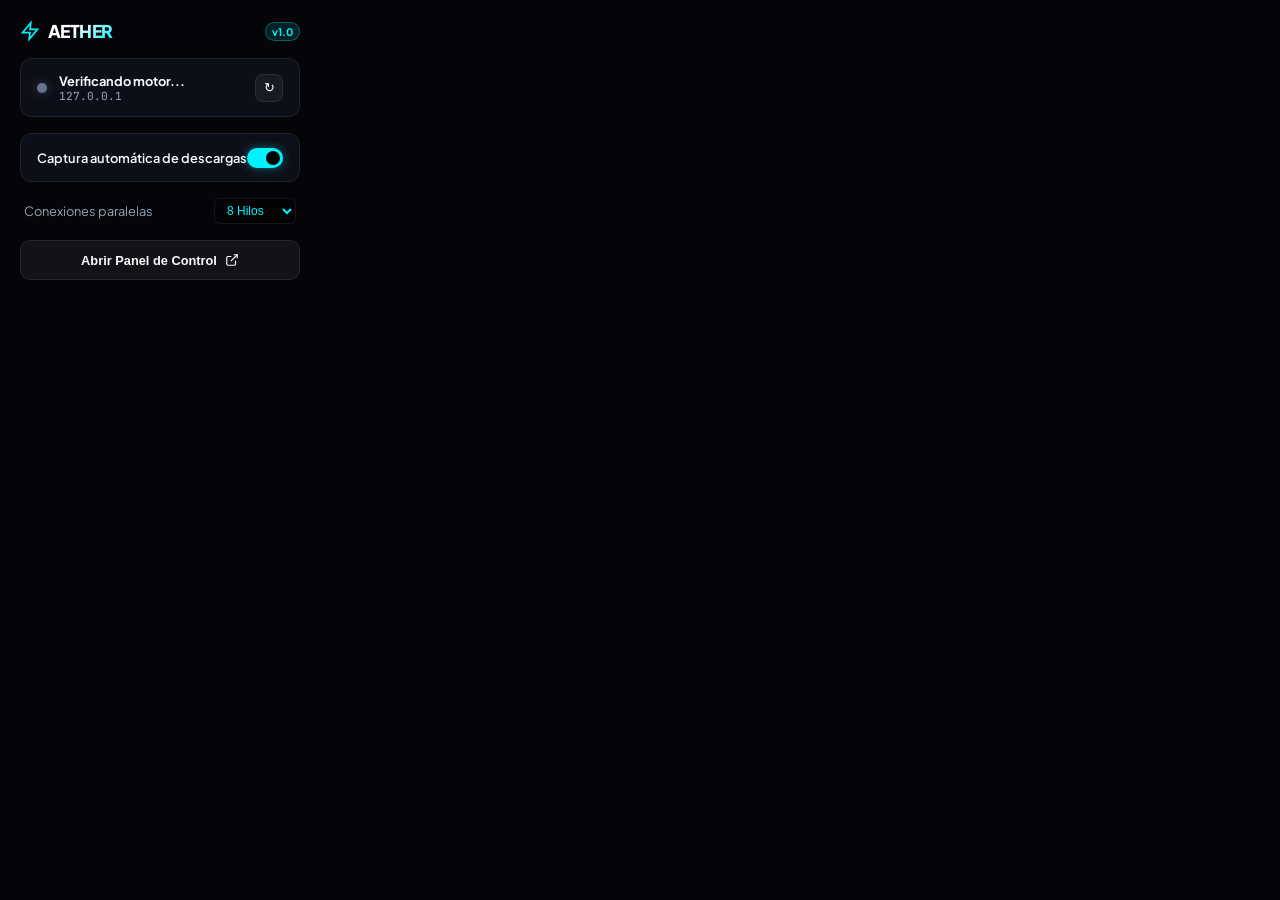
<file: extension/popup/popup.html>
<!DOCTYPE html>
<html lang="es">
<head>
  <meta charset="UTF-8">
  <meta name="viewport" content="width=device-width, initial-scale=1.0">
  <title>Aether Integration</title>
  <link rel="stylesheet" href="popup.css">
  <link href="https://fonts.googleapis.com/css2?family=Plus+Jakarta+Sans:wght@500;600;700;800&family=JetBrains+Mono:wght@500;700&display=swap" rel="stylesheet">
</head>
<body>
  <div class="popup-container">
    <div class="popup-header">
      <div class="brand">
        <svg class="brand-icon" viewBox="0 0 24 24" fill="none" stroke="currentColor" stroke-width="2">
          <polygon points="13 2 3 14 12 14 11 22 21 10 12 10 13 2"></polygon>
        </svg>
        <span class="brand-title">AETHER</span>
      </div>
      <span class="badge-tag">v1.0</span>
    </div>

    <div class="status-card" id="status-card">
      <div class="status-left">
        <span class="status-dot" id="status-dot"></span>
        <div>
          <div class="status-label" id="status-label">Verificando motor...</div>
          <div class="status-sub" id="status-sub">127.0.0.1</div>
        </div>
      </div>
      <button class="btn-refresh" id="btn-refresh" title="Reconectar">↻</button>
    </div>

    <div class="control-group">
      <label class="toggle-row">
        <span>Captura automática de descargas</span>
        <input type="checkbox" id="toggle-intercept" checked>
        <span class="switch-slider"></span>
      </label>
    </div>

    <div class="control-row">
      <span class="control-label">Conexiones paralelas</span>
      <select id="select-threads" class="threads-select font-mono">
        <option value="4">4 Hilos</option>
        <option value="8" selected>8 Hilos</option>
        <option value="16">16 Hilos</option>
        <option value="32">32 Hilos</option>
      </select>
    </div>

    <div class="popup-actions">
      <button class="btn-dashboard" id="btn-open-dashboard">
        Abrir Panel de Control
        <svg width="14" height="14" viewBox="0 0 24 24" fill="none" stroke="currentColor" stroke-width="2">
          <path d="M18 13v6a2 2 0 0 1-2 2H5a2 2 0 0 1-2-2V8a2 2 0 0 1 2-2h6"></path>
          <polyline points="15 3 21 3 21 9"></polyline>
          <line x1="10" y1="14" x2="21" y2="3"></line>
        </svg>
      </button>
    </div>
  </div>

  <script src="popup.js"></script>
</body>
</html>
</file>
<file: extension/popup/popup.css>
:root {
  --bg-dark: #050509;
  --bg-card: rgba(18, 20, 32, 0.7);
  --border-glass: rgba(255, 255, 255, 0.08);
  --accent-cyan: #00f2fe;
  --accent-emerald: #10b981;
  --accent-red: #ef4444;
  --text-main: #f8fafc;
  --text-dim: #94a3b8;
  --font-sans: 'Plus Jakarta Sans', system-ui, sans-serif;
  --font-mono: 'JetBrains Mono', monospace;
}

* {
  margin: 0;
  padding: 0;
  box-sizing: border-box;
}

body {
  width: 320px;
  background-color: var(--bg-dark);
  color: var(--text-main);
  font-family: var(--font-sans);
  padding: 1.25rem;
  user-select: none;
}

.popup-container {
  display: flex;
  flex-direction: column;
  gap: 1rem;
}

.popup-header {
  display: flex;
  align-items: center;
  justify-content: space-between;
}

.brand {
  display: flex;
  align-items: center;
  gap: 0.5rem;
}

.brand-icon {
  width: 20px;
  height: 20px;
  color: var(--accent-cyan);
}

.brand-title {
  font-weight: 800;
  font-size: 1.1rem;
  letter-spacing: -0.03em;
  background: linear-gradient(135deg, #ffffff 40%, var(--accent-cyan));
  -webkit-background-clip: text;
  -webkit-text-fill-color: transparent;
}

.badge-tag {
  font-size: 0.65rem;
  font-weight: 700;
  color: var(--accent-cyan);
  background: rgba(0, 242, 254, 0.12);
  padding: 2px 6px;
  border-radius: 999px;
  border: 1px solid rgba(0, 242, 254, 0.3);
}

.status-card {
  background: var(--bg-card);
  backdrop-filter: blur(16px);
  border: 1px solid var(--border-glass);
  border-radius: 12px;
  padding: 0.85rem 1rem;
  display: flex;
  align-items: center;
  justify-content: space-between;
}

.status-left {
  display: flex;
  align-items: center;
  gap: 0.75rem;
}

.status-dot {
  width: 10px;
  height: 10px;
  border-radius: 50%;
  background: #64748b;
  box-shadow: 0 0 10px rgba(100, 116, 139, 0.5);
  transition: all 0.3s ease;
}

.status-dot.online {
  background: var(--accent-emerald);
  box-shadow: 0 0 12px var(--accent-emerald);
}

.status-dot.offline {
  background: var(--accent-red);
  box-shadow: 0 0 12px var(--accent-red);
}

.status-label {
  font-size: 0.8rem;
  font-weight: 700;
}

.status-sub {
  font-size: 0.7rem;
  color: var(--text-dim);
  font-family: var(--font-mono);
}

.btn-refresh {
  background: rgba(255, 255, 255, 0.05);
  border: 1px solid var(--border-glass);
  color: var(--text-main);
  width: 28px;
  height: 28px;
  border-radius: 8px;
  cursor: pointer;
  display: flex;
  align-items: center;
  justify-content: center;
  transition: all 0.2s ease;
}

.btn-refresh:hover {
  background: rgba(255, 255, 255, 0.15);
}

.control-group {
  background: var(--bg-card);
  border: 1px solid var(--border-glass);
  border-radius: 12px;
  padding: 0.85rem 1rem;
}

.toggle-row {
  display: flex;
  align-items: center;
  justify-content: space-between;
  font-size: 0.8rem;
  font-weight: 600;
  cursor: pointer;
  position: relative;
}

.toggle-row input {
  opacity: 0;
  width: 0;
  height: 0;
}

.switch-slider {
  position: relative;
  width: 36px;
  height: 20px;
  background: rgba(255, 255, 255, 0.15);
  border-radius: 999px;
  transition: all 0.3s cubic-bezier(0.16, 1, 0.3, 1);
  display: inline-block;
}

.switch-slider:before {
  content: "";
  position: absolute;
  height: 14px;
  width: 14px;
  left: 3px;
  bottom: 3px;
  background-color: white;
  border-radius: 50%;
  transition: all 0.3s cubic-bezier(0.16, 1, 0.3, 1);
}

input:checked + .switch-slider {
  background-color: var(--accent-cyan);
  box-shadow: 0 0 10px rgba(0, 242, 254, 0.4);
}

input:checked + .switch-slider:before {
  transform: translateX(16px);
  background-color: #000000;
}

.control-row {
  display: flex;
  align-items: center;
  justify-content: space-between;
  padding: 0 0.25rem;
}

.control-label {
  font-size: 0.8rem;
  color: var(--text-dim);
}

.threads-select {
  background: rgba(0, 0, 0, 0.4);
  border: 1px solid var(--border-glass);
  color: var(--accent-cyan);
  padding: 4px 8px;
  border-radius: 6px;
  font-size: 0.75rem;
}

.threads-select:focus {
  outline: none;
  border-color: var(--accent-cyan);
}

.btn-dashboard {
  width: 100%;
  background: rgba(255, 255, 255, 0.06);
  border: 1px solid var(--border-glass);
  color: var(--text-main);
  padding: 0.7rem;
  border-radius: 10px;
  font-size: 0.8rem;
  font-weight: 700;
  display: flex;
  align-items: center;
  justify-content: center;
  gap: 0.5rem;
  cursor: pointer;
  transition: all 0.25s ease;
}

.btn-dashboard:hover {
  background: rgba(0, 242, 254, 0.15);
  border-color: rgba(0, 242, 254, 0.4);
  color: #ffffff;
}
</file>
